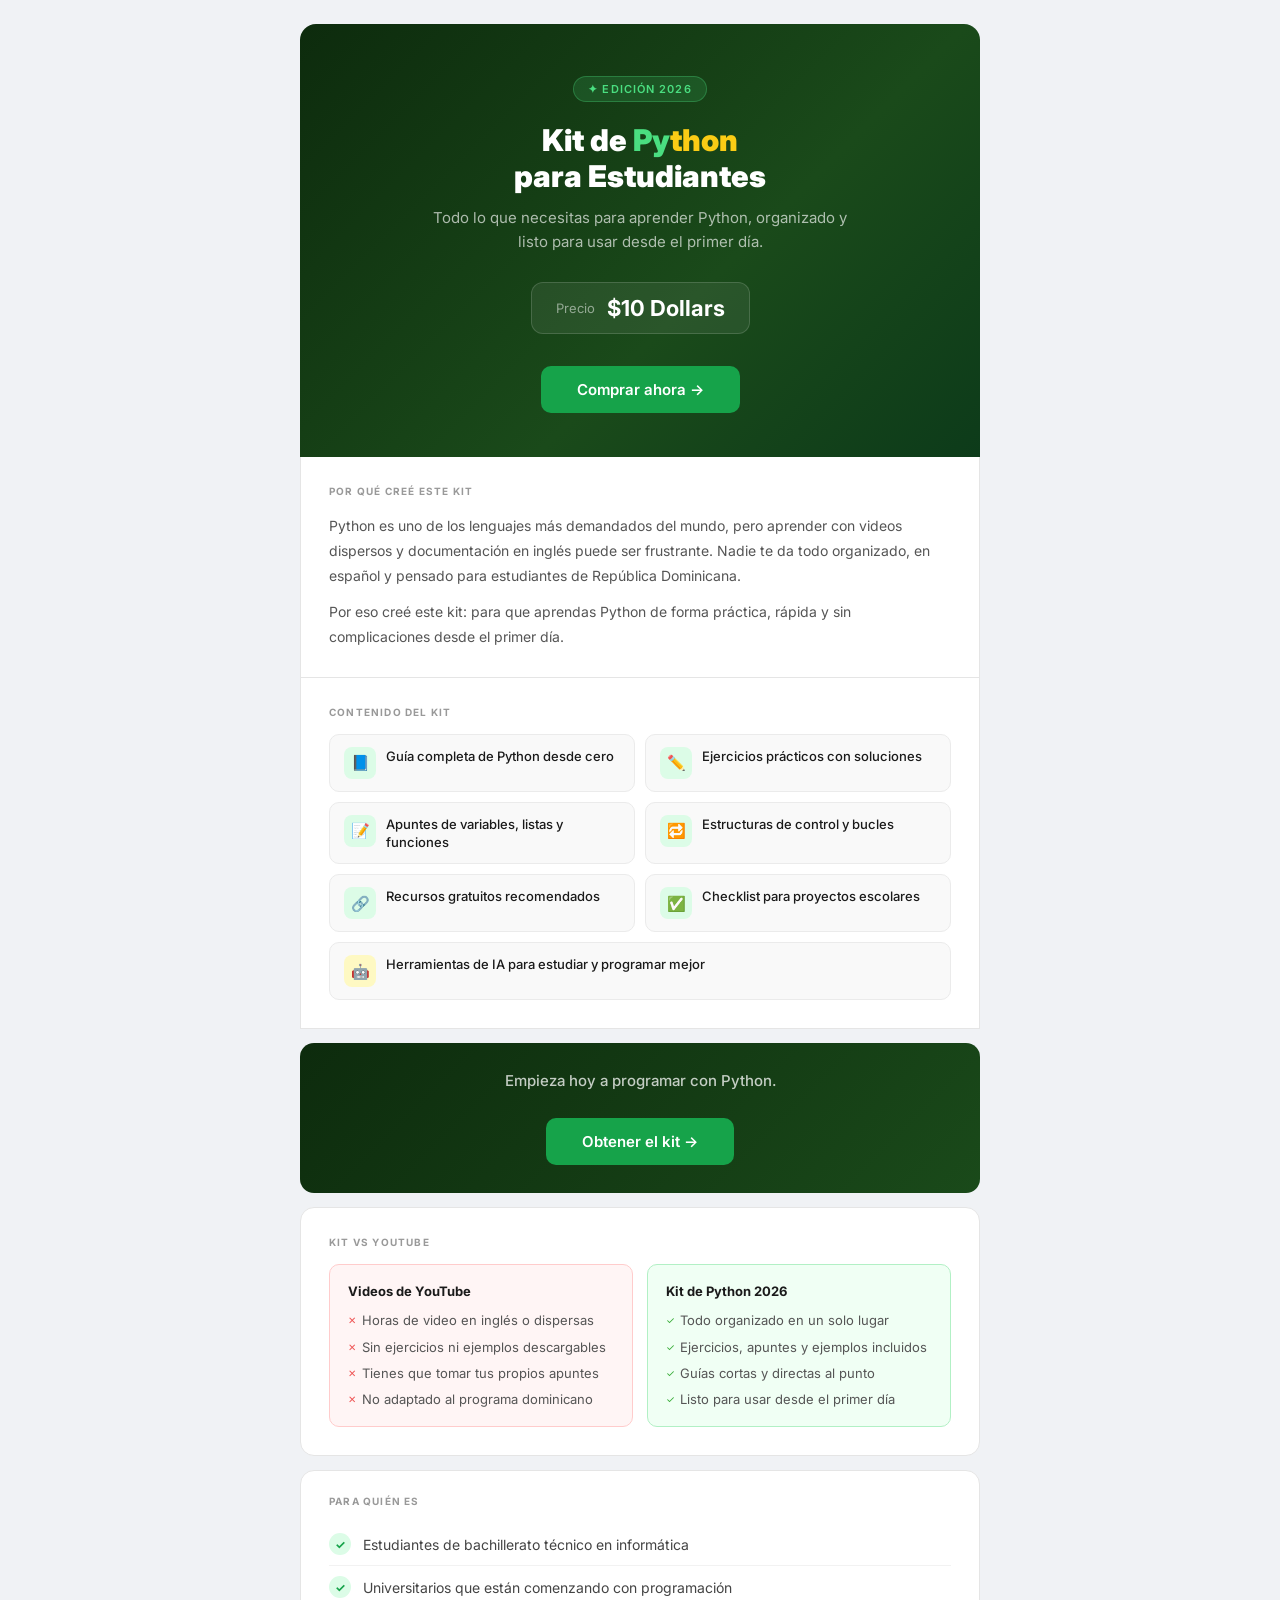
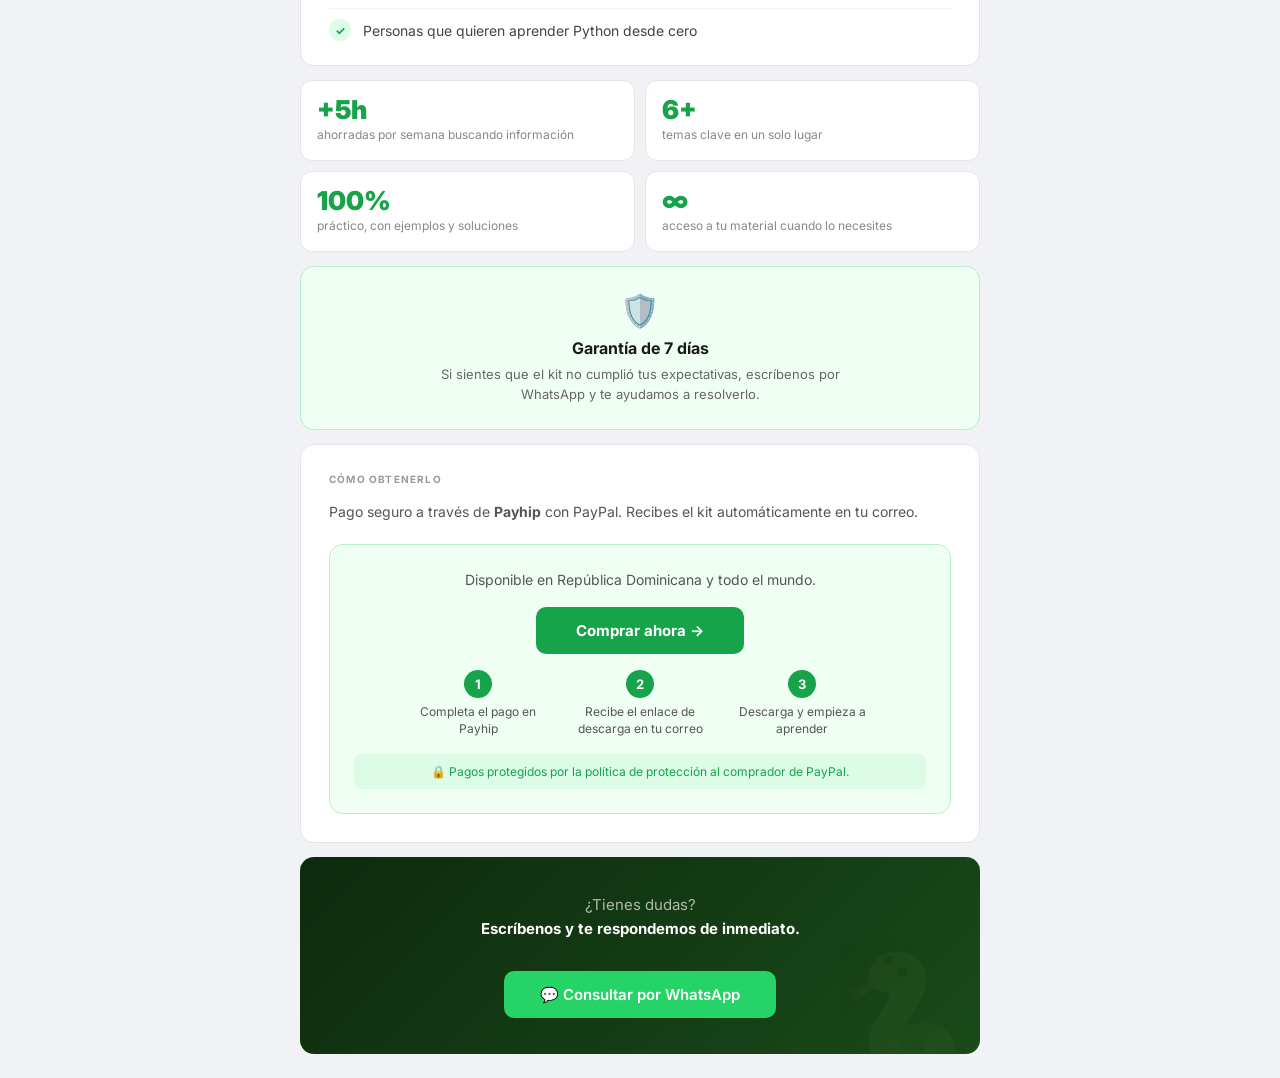
<file: python/index.html>
<!DOCTYPE html>
<html lang="es">
<head>
  <meta charset="UTF-8">
  <meta name="viewport" content="width=device-width, initial-scale=1.0">
  <title>Kit de Python 2026 — EduKit</title>
  <link rel="shortcut icon" type="image/x-icon" href="https://img.icons8.com/color/48/python.png">
  <link rel="preconnect" href="https://fonts.googleapis.com">
  <link href="https://fonts.googleapis.com/css2?family=Inter:wght@400;500;600;700;900&display=swap" rel="stylesheet">
  <style>
    * { box-sizing: border-box; margin: 0; padding: 0; }

    body {
      font-family: 'Inter', sans-serif;
      background: #f0f2f5;
      color: #1a1a1a;
      padding: 24px 16px;
    }

    .kit-page { max-width: 680px; margin: 0 auto; }

    .hero {
      background: linear-gradient(135deg, #0d2b0d 0%, #1a4a1a 60%, #0d3b1a 100%);
      border-radius: 16px 16px 0 0;
      padding: 52px 32px 44px;
      text-align: center;
    }

    .hero-badge {
      display: inline-block;
      background: rgba(74,222,128,0.15);
      color: #4ade80;
      font-size: 11px;
      font-weight: 600;
      letter-spacing: 0.1em;
      text-transform: uppercase;
      padding: 5px 14px;
      border-radius: 20px;
      border: 1px solid rgba(74,222,128,0.3);
      margin-bottom: 20px;
    }

    .hero h1 {
      font-size: 30px;
      font-weight: 900;
      color: #ffffff;
      line-height: 1.2;
      margin-bottom: 12px;
    }

    .hero h1 .py-g { color: #4ade80; }
    .hero h1 .py-y { color: #facc15; }

    .hero-sub {
      font-size: 15px;
      color: rgba(255,255,255,0.65);
      line-height: 1.6;
      max-width: 420px;
      margin: 0 auto 28px;
    }

    .price-block {
      display: inline-flex;
      align-items: center;
      gap: 12px;
      background: rgba(255,255,255,0.07);
      border: 1px solid rgba(255,255,255,0.15);
      border-radius: 12px;
      padding: 12px 24px;
    }

    .price-label { color: rgba(255,255,255,0.5); font-size: 13px; }
    .price-range { font-size: 22px; font-weight: 700; color: #ffffff; }

    .cta-btn {
      display: inline-block;
      background: #16a34a;
      color: #ffffff;
      font-size: 15px;
      font-weight: 600;
      padding: 14px 36px;
      border-radius: 10px;
      text-decoration: none;
      transition: background 0.15s;
      margin-top: 12px;
    }
    .cta-btn:hover { background: #15803d; }

    .section-label {
      font-size: 10px;
      font-weight: 700;
      letter-spacing: 0.12em;
      text-transform: uppercase;
      color: #999;
      margin-bottom: 16px;
    }

    .why-section {
      background: #ffffff;
      border: 1px solid #e5e5e5;
      border-top: none;
      padding: 28px;
    }

    .why-content p {
      font-size: 14px;
      color: #555;
      line-height: 1.8;
      margin-bottom: 10px;
    }
    .why-content p:last-child { margin-bottom: 0; }

    .includes {
      background: #ffffff;
      border: 1px solid #e5e5e5;
      border-top: none;
      padding: 28px;
    }

    .items-grid { display: grid; grid-template-columns: 1fr 1fr; gap: 10px; }

    .item {
      display: flex;
      align-items: flex-start;
      gap: 10px;
      padding: 12px 14px;
      background: #f9f9f9;
      border: 1px solid #ebebeb;
      border-radius: 10px;
    }

    .item.full-width { grid-column: 1 / -1; }

    .item-icon {
      width: 32px;
      height: 32px;
      border-radius: 8px;
      background: #dcfce7;
      display: flex;
      align-items: center;
      justify-content: center;
      flex-shrink: 0;
      font-size: 15px;
    }

    .item-icon.yellow { background: #fef9c3; }
    .item-text { font-size: 13px; line-height: 1.4; color: #1a1a1a; font-weight: 500; }

    .mid-cta {
      background: linear-gradient(135deg, #0d2b0d, #1a4a1a);
      border-radius: 14px;
      padding: 28px 24px;
      text-align: center;
      margin-top: 14px;
    }

    .mid-cta p {
      font-size: 15px;
      color: rgba(255,255,255,0.75);
      margin-bottom: 16px;
      font-weight: 500;
    }

    .vs-section {
      background: #ffffff;
      border: 1px solid #e5e5e5;
      border-radius: 14px;
      padding: 28px;
      margin-top: 14px;
    }

    .vs-grid { display: grid; grid-template-columns: 1fr 1fr; gap: 14px; }

    .vs-card { border-radius: 10px; padding: 18px; }
    .vs-bad  { background: #fff5f5; border: 1.5px solid #fcc; }
    .vs-good { background: #f0fff4; border: 1.5px solid #b2f0c5; }

    .vs-title { font-size: 13px; font-weight: 700; margin-bottom: 12px; color: #1a1a1a; }
    .vs-card ul { list-style: none; display: flex; flex-direction: column; gap: 8px; }
    .vs-card ul li { font-size: 13px; color: #555; line-height: 1.4; padding-left: 14px; position: relative; }
    .vs-bad  ul li::before { content: '✕'; position: absolute; left: 0; color: #e55; font-size: 10px; top: 2px; }
    .vs-good ul li::before { content: '✓'; position: absolute; left: 0; color: #3a3; font-size: 10px; top: 2px; }

    .who-benefits {
      background: #ffffff;
      border: 1px solid #e5e5e5;
      border-radius: 14px;
      padding: 24px 28px;
      margin-top: 14px;
    }

    .audience-row {
      display: flex;
      align-items: center;
      gap: 12px;
      padding: 10px 0;
      border-bottom: 1px solid #f2f2f2;
      font-size: 14px;
      color: #444;
    }
    .audience-row:last-child { border-bottom: none; padding-bottom: 0; }
    .audience-row:first-of-type { padding-top: 0; }

    .check {
      width: 22px;
      height: 22px;
      border-radius: 50%;
      background: #dcfce7;
      display: flex;
      align-items: center;
      justify-content: center;
      flex-shrink: 0;
      color: #16a34a;
      font-size: 12px;
      font-weight: 700;
    }

    .benefits-strip {
      display: grid;
      grid-template-columns: repeat(2, 1fr);
      gap: 10px;
      margin-top: 14px;
    }

    .benefit-card {
      background: #ffffff;
      border: 1px solid #e5e5e5;
      border-radius: 12px;
      padding: 16px;
    }

    .benefit-num { font-size: 26px; font-weight: 900; color: #16a34a; line-height: 1; margin-bottom: 4px; }
    .benefit-desc { font-size: 12px; color: #888; line-height: 1.4; }

    .garantia-section {
      background: #f0fff4;
      border: 1.5px solid #b2f0c5;
      border-radius: 14px;
      padding: 24px;
      text-align: center;
      margin-top: 14px;
    }

    .garantia-icon { font-size: 32px; margin-bottom: 8px; }
    .garantia-title { font-size: 16px; font-weight: 700; color: #1a1a1a; margin-bottom: 6px; }
    .garantia-desc { font-size: 13px; color: #666; line-height: 1.6; max-width: 440px; margin: 0 auto; }

    .payment-section {
      background: #ffffff;
      border: 1px solid #e5e5e5;
      border-radius: 14px;
      padding: 28px;
      margin-top: 14px;
    }

    .payment-intro { font-size: 14px; color: #555; line-height: 1.6; margin-bottom: 20px; }

    .paypal-box {
      background: #f0fff4;
      border: 1.5px solid #b2f0c5;
      border-radius: 14px;
      padding: 24px;
      display: flex;
      flex-direction: column;
      align-items: center;
      gap: 16px;
      text-align: center;
    }

    .paypal-desc { font-size: 14px; color: #555; line-height: 1.6; max-width: 380px; }

    .paypal-btn {
      display: inline-block;
      background: #16a34a;
      color: #ffffff;
      font-size: 15px;
      font-weight: 700;
      padding: 14px 40px;
      border-radius: 10px;
      text-decoration: none;
      transition: background 0.15s;
    }
    .paypal-btn:hover { background: #15803d; }

    .paypal-steps {
      display: flex;
      gap: 12px;
      width: 100%;
      justify-content: center;
      flex-wrap: wrap;
    }

    .step {
      display: flex;
      flex-direction: column;
      align-items: center;
      gap: 6px;
      flex: 1;
      min-width: 110px;
      max-width: 150px;
    }

    .step-num {
      width: 28px;
      height: 28px;
      border-radius: 50%;
      background: #16a34a;
      color: #fff;
      font-size: 13px;
      font-weight: 700;
      display: flex;
      align-items: center;
      justify-content: center;
    }

    .step-text { font-size: 12px; color: #555; line-height: 1.4; text-align: center; }

    .paypal-note {
      font-size: 12px;
      color: #16a34a;
      background: #dcfce7;
      border-radius: 8px;
      padding: 10px 16px;
      width: 100%;
    }

    .footer-cta {
      background: linear-gradient(135deg, #0d2b0d, #1a4a1a);
      border-radius: 14px;
      padding: 36px 24px;
      text-align: center;
      margin-top: 14px;
      position: relative;
      overflow: hidden;
    }

    .footer-cta::before {
      content: '🐍';
      position: absolute;
      font-size: 120px;
      opacity: 0.04;
      right: -10px;
      bottom: -20px;
      line-height: 1;
    }

    .footer-cta p {
      color: rgba(255,255,255,0.65);
      font-size: 15px;
      margin-bottom: 18px;
      line-height: 1.6;
      position: relative;
    }

    .footer-cta strong { color: #ffffff; }

    .whatsapp-btn { background: #25d366; }
    .whatsapp-btn:hover { background: #1ebe5d; }

    @media (max-width: 480px) {
      .hero { padding: 40px 20px 36px; }
      .hero h1 { font-size: 24px; }
      .items-grid { grid-template-columns: 1fr; }
      .benefits-strip { grid-template-columns: 1fr 1fr; }
      .vs-grid { grid-template-columns: 1fr; }
      .includes, .who-benefits, .payment-section,
      .why-section, .vs-section { padding: 20px 16px; }
    }
  </style>
</head>
<body>

<div class="kit-page">

  <div class="hero">
    <div class="hero-badge">✦ Edición 2026</div>
    <h1>Kit de <span class="py-g">Py</span><span class="py-y">thon</span><br>para Estudiantes</h1>
    <p class="hero-sub">Todo lo que necesitas para aprender Python, organizado y listo para usar desde el primer día.</p>
    <div class="price-block">
      <span class="price-label">Precio</span>
      <span class="price-range">$10 Dollars</span>
    </div>
    <br><br>
    <a href="https://payhip.com/b/9ZbgR" target="_blank" class="cta-btn">Comprar ahora →</a>
  </div>

  <div class="why-section">
    <div class="section-label">Por qué creé este kit</div>
    <div class="why-content">
      <p>Python es uno de los lenguajes más demandados del mundo, pero aprender con videos dispersos y documentación en inglés puede ser frustrante. Nadie te da todo organizado, en español y pensado para estudiantes de República Dominicana.</p>
      <p>Por eso creé este kit: para que aprendas Python de forma práctica, rápida y sin complicaciones desde el primer día.</p>
    </div>
  </div>

  <div class="includes">
    <div class="section-label">Contenido del kit</div>
    <div class="items-grid">
      <div class="item">
        <div class="item-icon">📘</div>
        <div class="item-text">Guía completa de Python desde cero</div>
      </div>
      <div class="item">
        <div class="item-icon">✏️</div>
        <div class="item-text">Ejercicios prácticos con soluciones</div>
      </div>
      <div class="item">
        <div class="item-icon">📝</div>
        <div class="item-text">Apuntes de variables, listas y funciones</div>
      </div>
      <div class="item">
        <div class="item-icon">🔁</div>
        <div class="item-text">Estructuras de control y bucles</div>
      </div>
      <div class="item">
        <div class="item-icon">🔗</div>
        <div class="item-text">Recursos gratuitos recomendados</div>
      </div>
      <div class="item">
        <div class="item-icon">✅</div>
        <div class="item-text">Checklist para proyectos escolares</div>
      </div>
      <div class="item full-width">
        <div class="item-icon yellow">🤖</div>
        <div class="item-text">Herramientas de IA para estudiar y programar mejor</div>
      </div>
    </div>
  </div>

  <div class="mid-cta">
    <p>Empieza hoy a programar con Python.</p>
    <a href="https://payhip.com/b/9ZbgR" target="_blank" class="cta-btn">Obtener el kit →</a>
  </div>

  <div class="vs-section">
    <div class="section-label">Kit vs YouTube</div>
    <div class="vs-grid">
      <div class="vs-card vs-bad">
        <div class="vs-title">Videos de YouTube</div>
        <ul>
          <li>Horas de video en inglés o dispersas</li>
          <li>Sin ejercicios ni ejemplos descargables</li>
          <li>Tienes que tomar tus propios apuntes</li>
          <li>No adaptado al programa dominicano</li>
        </ul>
      </div>
      <div class="vs-card vs-good">
        <div class="vs-title">Kit de Python 2026</div>
        <ul>
          <li>Todo organizado en un solo lugar</li>
          <li>Ejercicios, apuntes y ejemplos incluidos</li>
          <li>Guías cortas y directas al punto</li>
          <li>Listo para usar desde el primer día</li>
        </ul>
      </div>
    </div>
  </div>

  <div class="who-benefits">
    <div class="section-label">Para quién es</div>
    <div class="audience-row"><div class="check">✓</div> Estudiantes de bachillerato técnico en informática</div>
    <div class="audience-row"><div class="check">✓</div> Universitarios que están comenzando con programación</div>
    <div class="audience-row"><div class="check">✓</div> Personas que quieren aprender Python desde cero</div>
  </div>

  <div class="benefits-strip">
    <div class="benefit-card">
      <div class="benefit-num">+5h</div>
      <div class="benefit-desc">ahorradas por semana buscando información</div>
    </div>
    <div class="benefit-card">
      <div class="benefit-num">6+</div>
      <div class="benefit-desc">temas clave en un solo lugar</div>
    </div>
    <div class="benefit-card">
      <div class="benefit-num">100%</div>
      <div class="benefit-desc">práctico, con ejemplos y soluciones</div>
    </div>
    <div class="benefit-card">
      <div class="benefit-num">∞</div>
      <div class="benefit-desc">acceso a tu material cuando lo necesites</div>
    </div>
  </div>

  <div class="garantia-section">
    <div class="garantia-icon">🛡️</div>
    <div class="garantia-title">Garantía de 7 días</div>
    <div class="garantia-desc">Si sientes que el kit no cumplió tus expectativas, escríbenos por WhatsApp y te ayudamos a resolverlo.</div>
  </div>

  <div class="payment-section" id="comprar">
    <div class="section-label">Cómo obtenerlo</div>
    <p class="payment-intro">Pago seguro a través de <strong>Payhip</strong> con PayPal. Recibes el kit automáticamente en tu correo.</p>

    <div class="paypal-box">
      <p class="paypal-desc">Disponible en República Dominicana y todo el mundo.</p>

      <a href="https://payhip.com/b/9ZbgR" target="_blank" class="paypal-btn">
        Comprar ahora →
      </a>

      <div class="paypal-steps">
        <div class="step">
          <div class="step-num">1</div>
          <div class="step-text">Completa el pago en Payhip</div>
        </div>
        <div class="step">
          <div class="step-num">2</div>
          <div class="step-text">Recibe el enlace de descarga en tu correo</div>
        </div>
        <div class="step">
          <div class="step-num">3</div>
          <div class="step-text">Descarga y empieza a aprender</div>
        </div>
      </div>

      <div class="paypal-note">
        🔒 Pagos protegidos por la política de protección al comprador de PayPal.
      </div>
    </div>
  </div>

  <div class="footer-cta">
    <p>¿Tienes dudas?<br><strong>Escríbenos y te respondemos de inmediato.</strong></p>
    <a href="https://wa.me/18493421674?text=Hola,%20quiero%20comprar%20el%20Kit%20de%20Python%202026"
       target="_blank" class="cta-btn whatsapp-btn">
      💬 Consultar por WhatsApp
    </a>
  </div>

</div>

</body>
</html>
</file>
